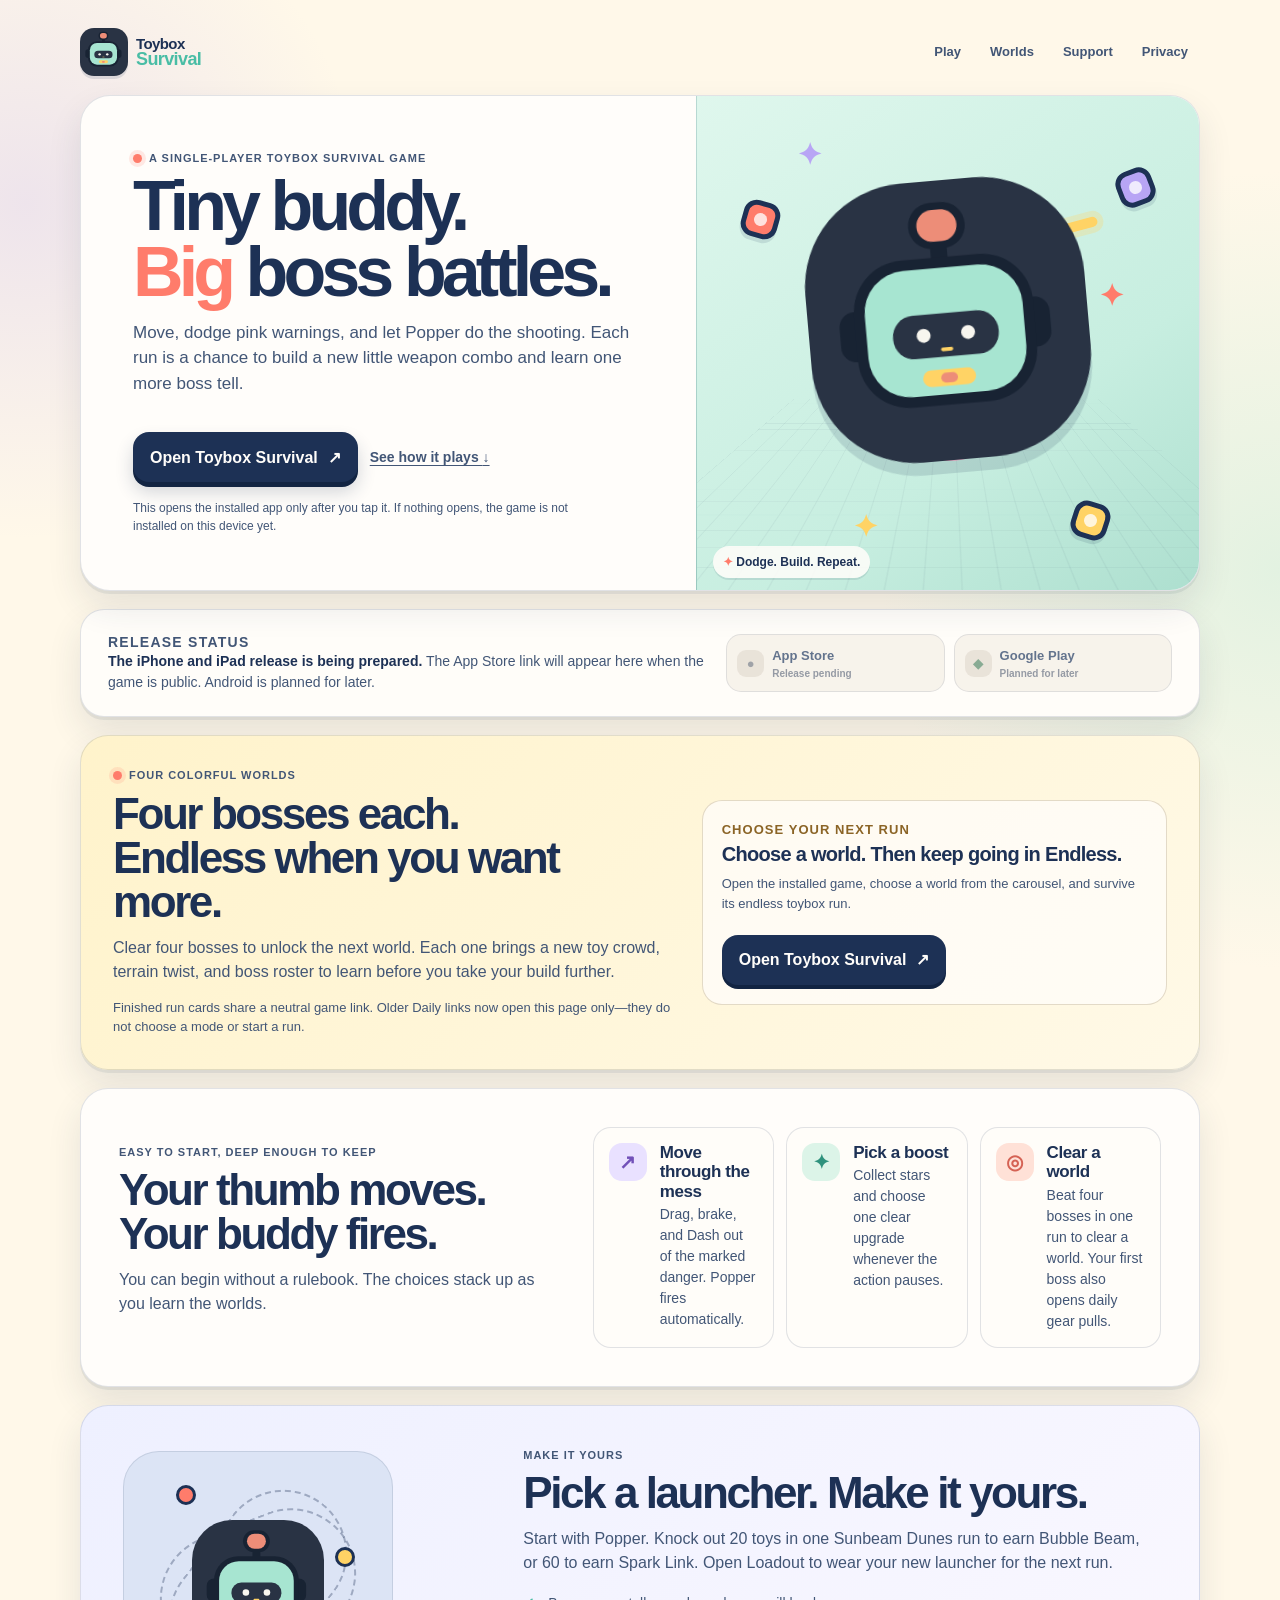
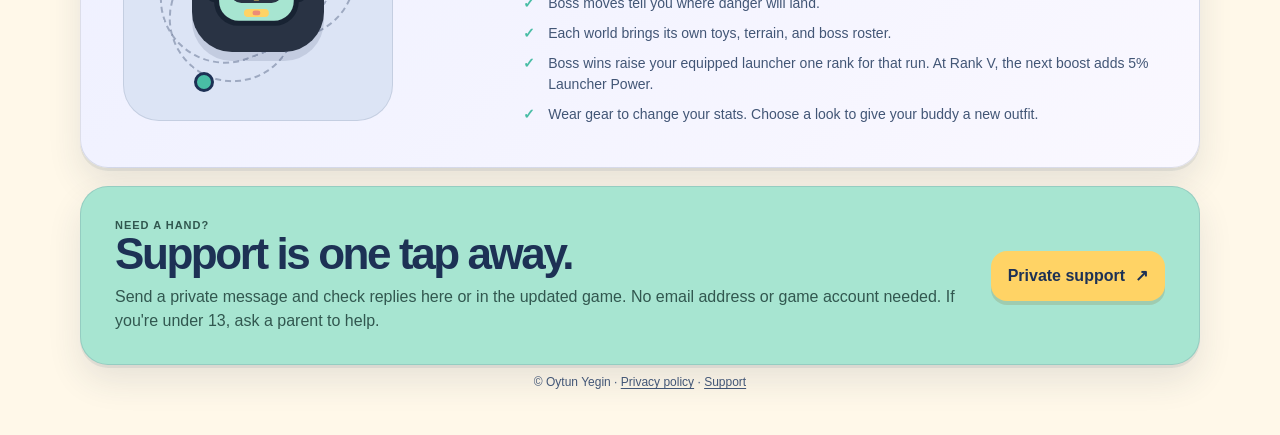
<file: index.html>
<!doctype html>
<html lang="en">
<head>
  <meta charset="utf-8">
  <meta name="viewport" content="width=device-width, initial-scale=1">
  <meta name="theme-color" content="#F8EAD1">
  <meta name="description" content="Toybox Survival is a single-player toybox survival game: move, dodge, build your weapons, and learn four worlds of bosses.">
  <meta property="og:title" content="Toybox Survival — Tiny buddy. Big boss battles.">
  <meta property="og:description" content="Move, dodge, build a toy turret, and take on readable bosses in four colorful worlds.">
  <meta property="og:type" content="website">
  <meta property="og:url" content="https://e7mars.github.io/toybox-turret-support/">
  <link rel="canonical" href="https://e7mars.github.io/toybox-turret-support/">
  <link rel="icon" href="robot-icon.svg" type="image/svg+xml">
  <link rel="stylesheet" href="landing.css">
  <script defer src="landing.js"></script>
  <title>Toybox Survival — Tiny buddy. Big boss battles.</title>
</head>
<body>
  <a class="skip-link" href="#main">Skip to the game</a>
  <div class="site-shell">
    <header class="site-header">
      <a class="brand" href="./" aria-label="Toybox Survival home">
        <img src="robot-icon.svg" width="44" height="44" alt="">
        <span>Toybox<br><b>Survival</b></span>
      </a>
      <nav aria-label="Page navigation">
        <a href="#play">Play</a>
        <a href="#worlds">Worlds</a>
        <a href="#support">Support</a>
        <a href="privacy.html">Privacy</a>
      </nav>
    </header>

    <main id="main">
      <section class="hero" id="play" aria-labelledby="hero-title">
        <div class="hero-copy">
          <p class="eyebrow"><span></span> A single-player toybox survival game</p>
          <h1 id="hero-title">Tiny buddy.<br><em>Big</em> boss battles.</h1>
          <p class="lede">Move, dodge pink warnings, and let Popper do the shooting. Each run is a chance to build a new little weapon combo and learn one more boss tell.</p>
          <div class="hero-actions">
            <a class="button button-primary" id="open-game" data-explicit-launch href="toybox-turret://">
              Open Toybox Survival <span aria-hidden="true">↗</span>
            </a>
            <a class="text-action" href="#how-it-works">See how it plays <span aria-hidden="true">↓</span></a>
          </div>
          <p class="tap-note">This opens the installed app only after you tap it. If nothing opens, the game is not installed on this device yet.</p>
        </div>

        <div class="toy-scene" role="img" aria-label="Toybox Survival's mint robot is ready to dodge a pink warning circle and a group of colorful toy enemies.">
          <div class="scene-grid" aria-hidden="true"></div>
          <span class="scene-spark spark-one" aria-hidden="true">✦</span>
          <span class="scene-spark spark-two" aria-hidden="true">✦</span>
          <span class="scene-spark spark-three" aria-hidden="true">✦</span>
          <span class="toy toy-coral" aria-hidden="true"></span>
          <span class="toy toy-lavender" aria-hidden="true"></span>
          <span class="toy toy-yellow" aria-hidden="true"></span>
          <span class="projectile" aria-hidden="true"></span>
          <span class="warning-ring" aria-hidden="true"></span>
          <img class="hero-robot" src="robot-icon.svg" width="240" height="240" alt="">
          <p class="scene-label"><span aria-hidden="true">✦</span> Dodge. Build. Repeat.</p>
        </div>
      </section>

      <section class="release-card" aria-label="Release availability">
        <div>
          <p class="eyebrow">Release status</p>
          <p><strong>The iPhone and iPad release is being prepared.</strong> The App Store link will appear here when the game is public. Android is planned for later.</p>
        </div>
        <div class="store-row" aria-label="Store availability">
          <a class="store-button is-disabled" data-store-link="ios" aria-disabled="true" tabindex="-1">
            <span class="store-mark" aria-hidden="true">●</span><span>App Store<small>Release pending</small></span>
          </a>
          <a class="store-button is-disabled" data-store-link="android" aria-disabled="true" tabindex="-1">
            <span class="store-mark store-mark-android" aria-hidden="true">◆</span><span>Google Play<small>Planned for later</small></span>
          </a>
        </div>
      </section>

      <section class="campaign-section" id="worlds" aria-labelledby="worlds-title">
        <div class="campaign-copy">
          <p class="eyebrow"><span></span> Four colorful worlds</p>
          <h2 id="worlds-title">Four bosses each. Endless when you want more.</h2>
          <p>Clear four bosses to unlock the next world. Each one brings a new toy crowd, terrain twist, and boss roster to learn before you take your build further.</p>
          <p class="campaign-format">Finished run cards share a neutral game link. Older Daily links now open this page only—they do not choose a mode or start a run.</p>
        </div>
        <aside class="campaign-panel" aria-label="Choose a run in the installed game">
          <p class="campaign-panel-kicker">Choose your next run</p>
          <strong>Choose a world. Then keep going in Endless.</strong>
          <p>Open the installed game, choose a world from the carousel, and survive its endless toybox run.</p>
          <div class="campaign-actions">
            <a class="button button-dark" data-explicit-launch href="toybox-turret://">Open Toybox Survival <span aria-hidden="true">↗</span></a>
          </div>
        </aside>
      </section>

      <section class="how-section" id="how-it-works" aria-labelledby="how-title">
        <div class="section-heading">
          <p class="eyebrow">Easy to start, deep enough to keep</p>
          <h2 id="how-title">Your thumb moves. Your buddy fires.</h2>
          <p>You can begin without a rulebook. The choices stack up as you learn the worlds.</p>
        </div>
        <ol class="steps">
          <li>
            <span class="step-icon step-move" aria-hidden="true">↗</span>
            <div><h3>Move through the mess</h3><p>Drag, brake, and Dash out of the marked danger. Popper fires automatically.</p></div>
          </li>
          <li>
            <span class="step-icon step-stars" aria-hidden="true">✦</span>
            <div><h3>Pick a boost</h3><p>Collect stars and choose one clear upgrade whenever the action pauses.</p></div>
          </li>
          <li>
            <span class="step-icon step-boss" aria-hidden="true">◎</span>
            <div><h3>Clear a world</h3><p>Beat four bosses in one run to clear a world. Your first boss also opens daily gear pulls.</p></div>
          </li>
        </ol>
      </section>

      <section class="build-section" aria-labelledby="build-title">
        <div class="build-art" aria-hidden="true">
          <div class="build-orbit orbit-one"></div>
          <div class="build-orbit orbit-two"></div>
          <span class="build-dot dot-one"></span><span class="build-dot dot-two"></span><span class="build-dot dot-three"></span>
          <img src="robot-icon.svg" width="154" height="154" alt="">
        </div>
        <div>
          <p class="eyebrow">Make it yours</p>
          <h2 id="build-title">Pick a launcher. Make it yours.</h2>
          <p>Start with Popper. Knock out 20 toys in one Sunbeam Dunes run to earn Bubble Beam, or 60 to earn Spark Link. Open Loadout to wear your new launcher for the next run.</p>
          <ul class="check-list">
            <li>Boss moves tell you where danger will land.</li>
            <li>Each world brings its own toys, terrain, and boss roster.</li>
            <li>Boss wins raise your equipped launcher one rank for that run. At Rank V, the next boost adds 5% Launcher Power.</li>
            <li>Wear gear to change your stats. Choose a look to give your buddy a new outfit.</li>
          </ul>
        </div>
      </section>

      <section class="support-panel" id="support" aria-labelledby="support-title">
        <div>
          <p class="eyebrow">Need a hand?</p>
          <h2 id="support-title">Support is one tap away.</h2>
          <p>Send a private message and check replies here or in the updated game. No email address or game account needed. If you're under 13, ask a parent to help.</p>
        </div>
        <a class="button button-secondary" href="contact.html">Private support <span aria-hidden="true">↗</span></a>
      </section>
    </main>

    <footer>
      <p>© Oytun Yegin · <a href="privacy.html">Privacy policy</a> · <a href="#support">Support</a></p>
    </footer>
  </div>
  <noscript><p class="noscript-note">The installed-app button still works without JavaScript.</p></noscript>
</body>
</html>
</file>
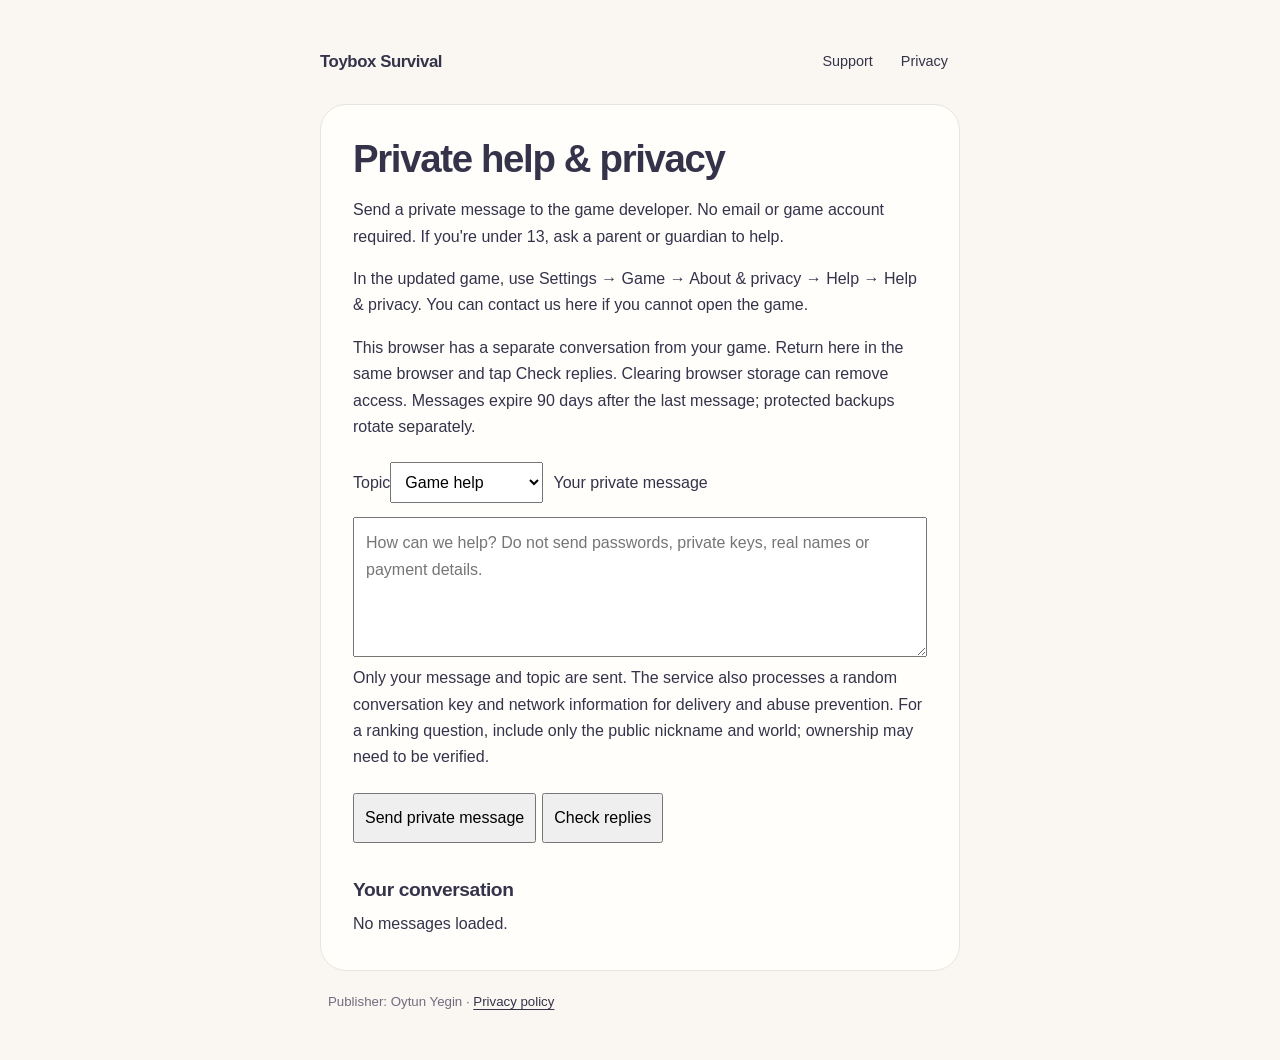
<file: contact.html>
<!doctype html>
<html lang="en"><head><meta charset="utf-8"><meta name="viewport" content="width=device-width,initial-scale=1"><meta name="robots" content="noindex,nofollow"><title>Toybox Survival — Private support</title><link rel="stylesheet" href="styles.css"><script defer src="contact.js"></script><style>label,textarea,select,button{font:inherit}textarea{display:block;width:100%;box-sizing:border-box;min-height:140px;padding:12px;margin:8px 0}button,select{padding:10px;margin:6px 6px 6px 0}#conversation{white-space:pre-wrap;overflow-wrap:anywhere}#status{font-weight:600}</style></head>
<body><div class="page"><header><span class="brand">Toybox Survival</span><nav><a href="index.html">Support</a><a href="privacy.html">Privacy</a></nav></header><main>
<h1>Private help &amp; privacy</h1><p>Send a private message to the game developer. No email or game account required. If you're under 13, ask a parent or guardian to help.</p>
<p>In the updated game, use Settings → Game → About &amp; privacy → Help → Help &amp; privacy. You can contact us here if you cannot open the game.</p>
<p>This browser has a separate conversation from your game. Return here in the same browser and tap Check replies. Clearing browser storage can remove access. Messages expire 90 days after the last message; protected backups rotate separately.</p>
<form id="support-form"><label for="topic">Topic</label><select id="topic"><option value="help">Game help</option><option value="privacy">Privacy request</option></select>
<label for="message">Your private message</label><textarea id="message" maxlength="400" required placeholder="How can we help? Do not send passwords, private keys, real names or payment details."></textarea>
<p>Only your message and topic are sent. The service also processes a random conversation key and network information for delivery and abuse prevention. For a ranking question, include only the public nickname and world; ownership may need to be verified.</p>
<button id="send" type="submit">Send private message</button><button id="refresh" type="button">Check replies</button></form>
<p id="status" role="status" aria-live="polite"></p><section aria-label="Private conversation"><h2>Your conversation</h2><div id="conversation">No messages loaded.</div></section>
<noscript>Private messaging needs JavaScript. No message is sent when JavaScript is disabled.</noscript>
</main><footer><p>Publisher: Oytun Yegin · <a href="privacy.html">Privacy policy</a></p></footer></div></body></html>
</file>
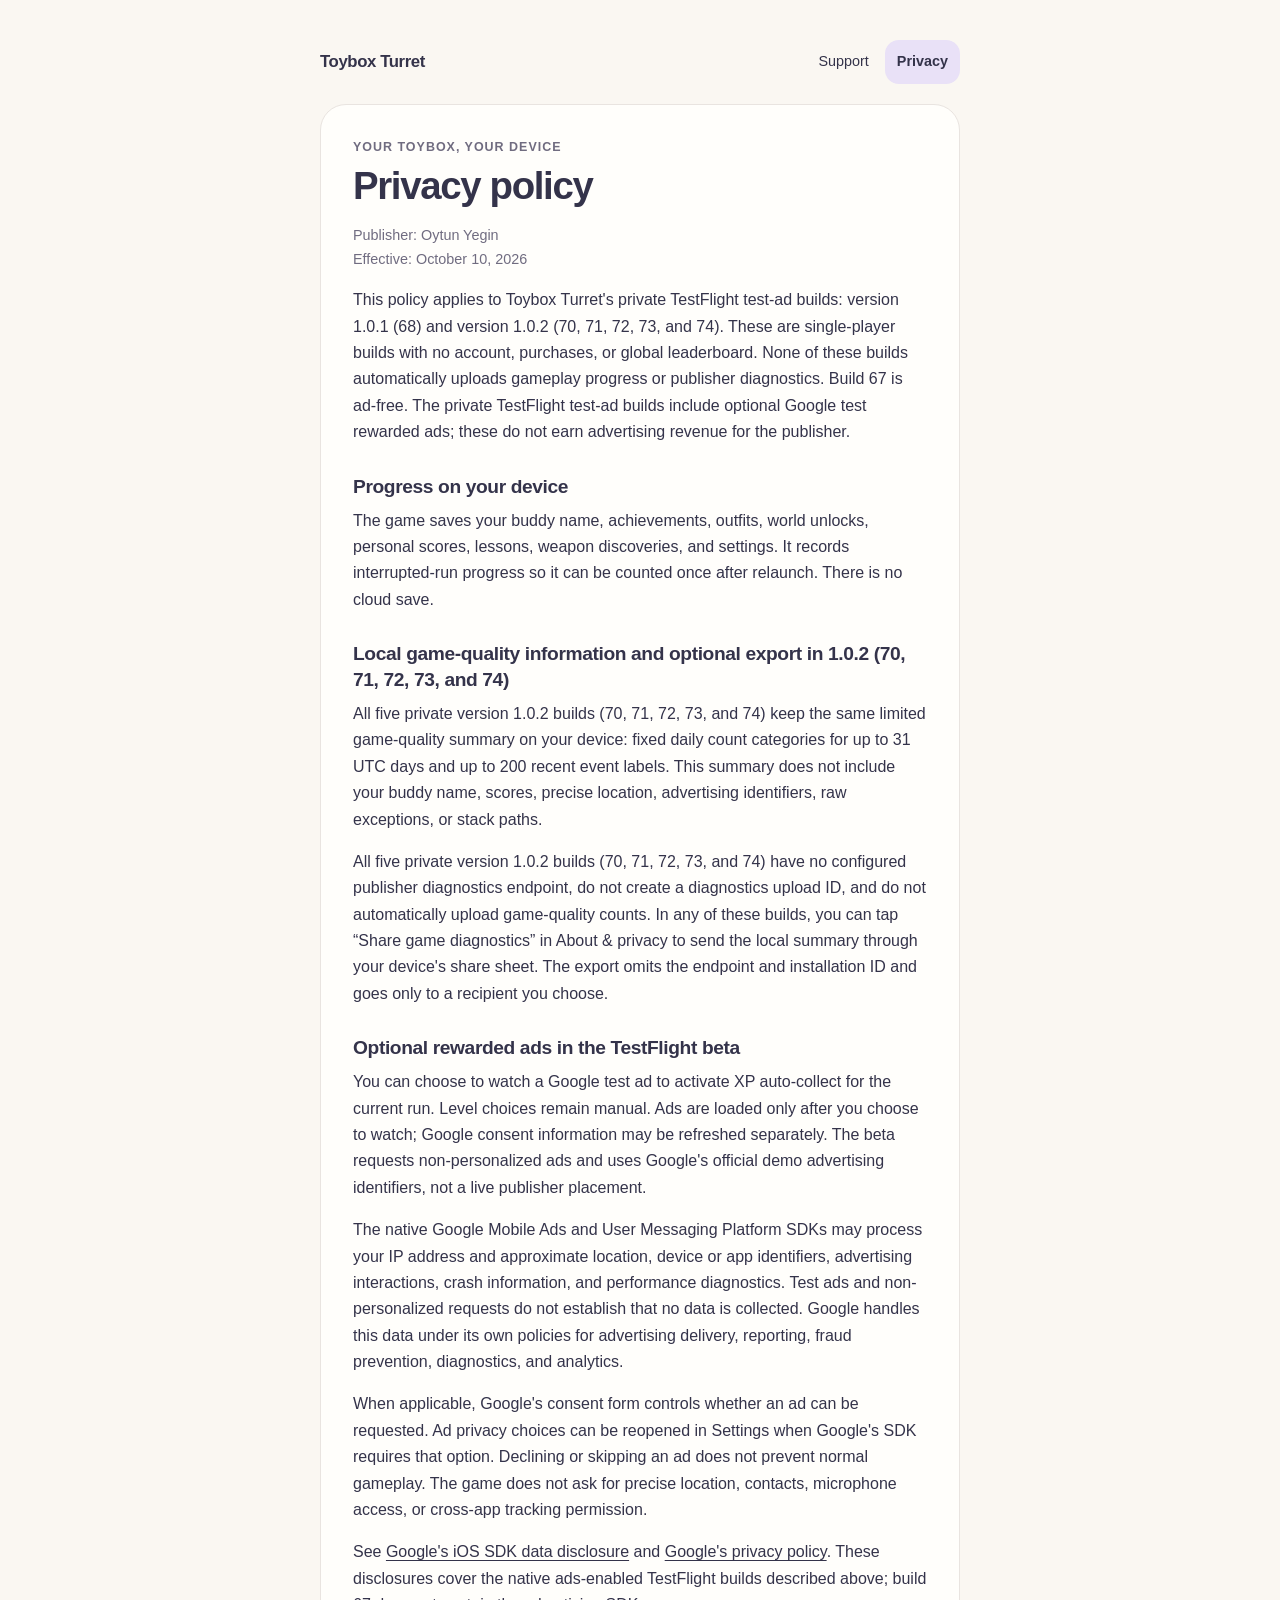
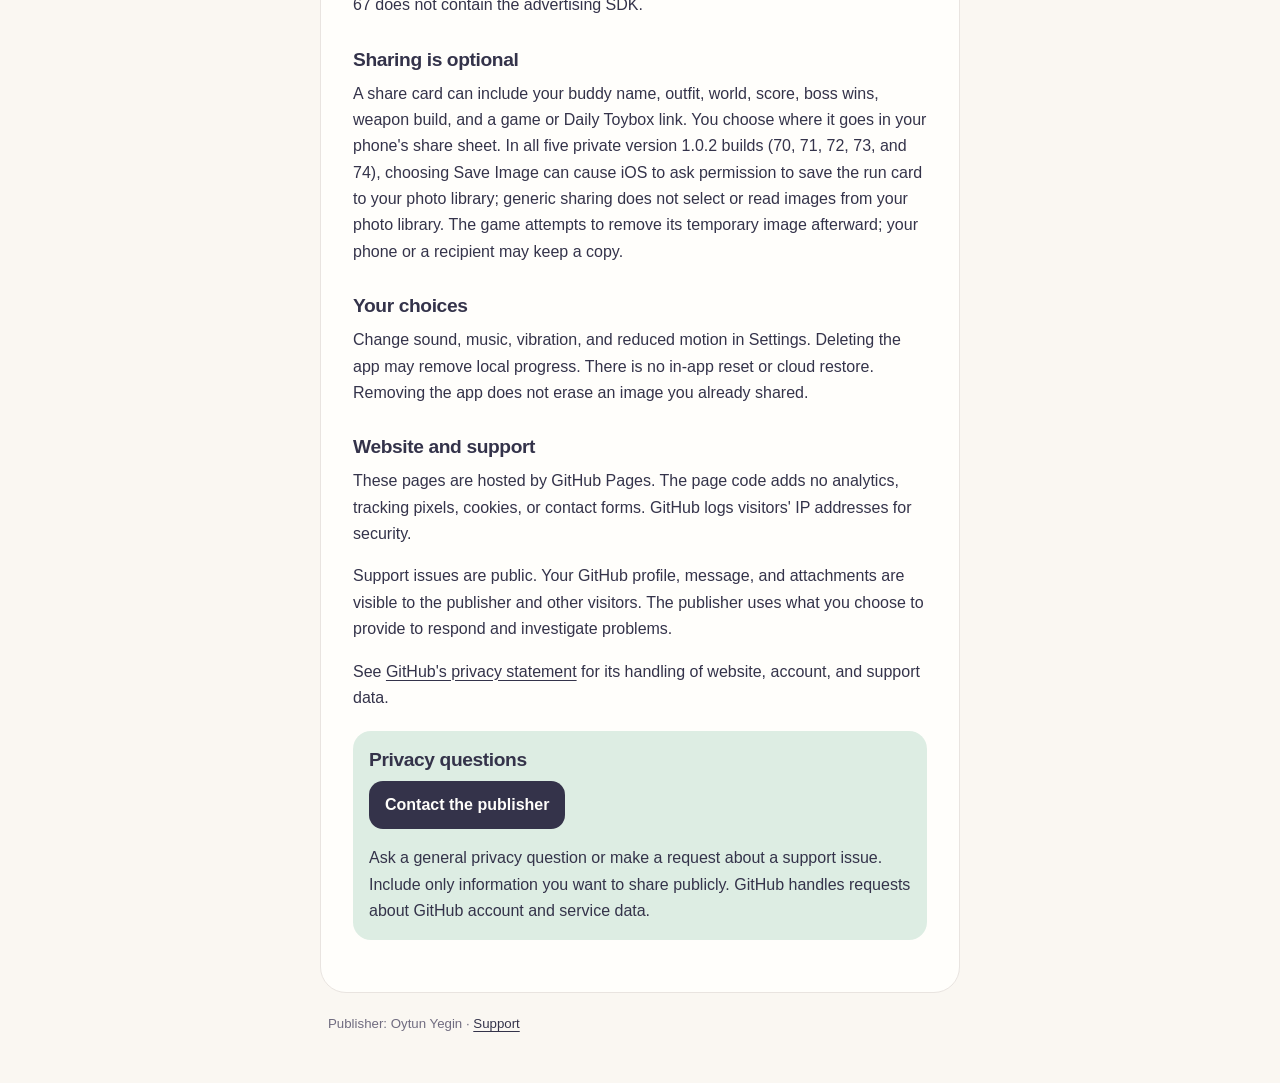
<file: privacy-legacy-testflight.html>
<!doctype html>
<html lang="en">
<head>
  <meta charset="utf-8">
  <meta name="viewport" content="width=device-width, initial-scale=1">
  <meta name="robots" content="noindex, nofollow">
  <meta name="theme-color" content="#FAF7F2">
  <meta name="description" content="Privacy policy for Toybox Turret releases and private TestFlight betas.">
  <title>Toybox Turret — Privacy</title>
  <link rel="stylesheet" href="styles.css">
</head>
<body>
  <div class="page">
    <header>
      <span class="brand">Toybox Turret</span>
      <nav aria-label="Support pages">
        <a href="index.html">Support</a>
        <a href="privacy.html" aria-current="page">Privacy</a>
      </nav>
    </header>
    <main>
      <p class="eyebrow">Your toybox, your device</p>
      <h1>Privacy policy</h1>
      <p class="meta">Publisher: Oytun Yegin<br>Effective: <time datetime="2026-10-10">October 10, 2026</time></p>
      <p>This policy applies to Toybox Turret's private TestFlight test-ad builds: version 1.0.1 (68) and version 1.0.2 (70, 71, 72, 73, and 74). These are single-player builds with no account, purchases, or global leaderboard. None of these builds automatically uploads gameplay progress or publisher diagnostics. Build 67 is ad-free. The private TestFlight test-ad builds include optional Google test rewarded ads; these do not earn advertising revenue for the publisher.</p>
      <section aria-labelledby="local-title">
        <h2 id="local-title">Progress on your device</h2>
        <p>The game saves your buddy name, achievements, outfits, world unlocks, personal scores, lessons, weapon discoveries, and settings. It records interrupted-run progress so it can be counted once after relaunch. There is no cloud save.</p>
      </section>
      <section aria-labelledby="diagnostics-title">
        <h2 id="diagnostics-title">Local game-quality information and optional export in 1.0.2 (70, 71, 72, 73, and 74)</h2>
        <p>All five private version 1.0.2 builds (70, 71, 72, 73, and 74) keep the same limited game-quality summary on your device: fixed daily count categories for up to 31 UTC days and up to 200 recent event labels. This summary does not include your buddy name, scores, precise location, advertising identifiers, raw exceptions, or stack paths.</p>
        <p>All five private version 1.0.2 builds (70, 71, 72, 73, and 74) have no configured publisher diagnostics endpoint, do not create a diagnostics upload ID, and do not automatically upload game-quality counts. In any of these builds, you can tap “Share game diagnostics” in About &amp; privacy to send the local summary through your device's share sheet. The export omits the endpoint and installation ID and goes only to a recipient you choose.</p>
      </section>
      <section aria-labelledby="ads-title">
        <h2 id="ads-title">Optional rewarded ads in the TestFlight beta</h2>
        <p>You can choose to watch a Google test ad to activate XP auto-collect for the current run. Level choices remain manual. Ads are loaded only after you choose to watch; Google consent information may be refreshed separately. The beta requests non-personalized ads and uses Google's official demo advertising identifiers, not a live publisher placement.</p>
        <p>The native Google Mobile Ads and User Messaging Platform SDKs may process your IP address and approximate location, device or app identifiers, advertising interactions, crash information, and performance diagnostics. Test ads and non-personalized requests do not establish that no data is collected. Google handles this data under its own policies for advertising delivery, reporting, fraud prevention, diagnostics, and analytics.</p>
        <p>When applicable, Google's consent form controls whether an ad can be requested. Ad privacy choices can be reopened in Settings when Google's SDK requires that option. Declining or skipping an ad does not prevent normal gameplay. The game does not ask for precise location, contacts, microphone access, or cross-app tracking permission.</p>
        <p>See <a href="https://developers.google.com/admob/ios/privacy/data-disclosure">Google's iOS SDK data disclosure</a> and <a href="https://policies.google.com/privacy">Google's privacy policy</a>. These disclosures cover the native ads-enabled TestFlight builds described above; build 67 does not contain the advertising SDK.</p>
      </section>
      <section aria-labelledby="share-title">
        <h2 id="share-title">Sharing is optional</h2>
        <p>A share card can include your buddy name, outfit, world, score, boss wins, weapon build, and a game or Daily Toybox link. You choose where it goes in your phone's share sheet. In all five private version 1.0.2 builds (70, 71, 72, 73, and 74), choosing Save Image can cause iOS to ask permission to save the run card to your photo library; generic sharing does not select or read images from your photo library. The game attempts to remove its temporary image afterward; your phone or a recipient may keep a copy.</p>
      </section>
      <section aria-labelledby="delete-title">
        <h2 id="delete-title">Your choices</h2>
        <p>Change sound, music, vibration, and reduced motion in Settings. Deleting the app may remove local progress. There is no in-app reset or cloud restore. Removing the app does not erase an image you already shared.</p>
      </section>
      <section aria-labelledby="website-title">
        <h2 id="website-title">Website and support</h2>
        <p>These pages are hosted by GitHub Pages. The page code adds no analytics, tracking pixels, cookies, or contact forms. GitHub logs visitors' IP addresses for security.</p>
        <p>Support issues are public. Your GitHub profile, message, and attachments are visible to the publisher and other visitors. The publisher uses what you choose to provide to respond and investigate problems.</p>
        <p>See <a href="https://docs.github.com/en/site-policy/privacy-policies/github-general-privacy-statement">GitHub's privacy statement</a> for its handling of website, account, and support data.</p>
      </section>
      <section class="contact" aria-labelledby="privacy-contact-title">
        <h2 id="privacy-contact-title">Privacy questions</h2>
        <p><a class="contact-link" href="https://github.com/e7mars/toybox-turret-support/issues/new">Contact the publisher</a></p>
        <p>Ask a general privacy question or make a request about a support issue. Include only information you want to share publicly. GitHub handles requests about GitHub account and service data.</p>
      </section>
    </main>
    <footer><p>Publisher: Oytun Yegin · <a href="index.html">Support</a></p></footer>
  </div>
</body>
</html>
</file>
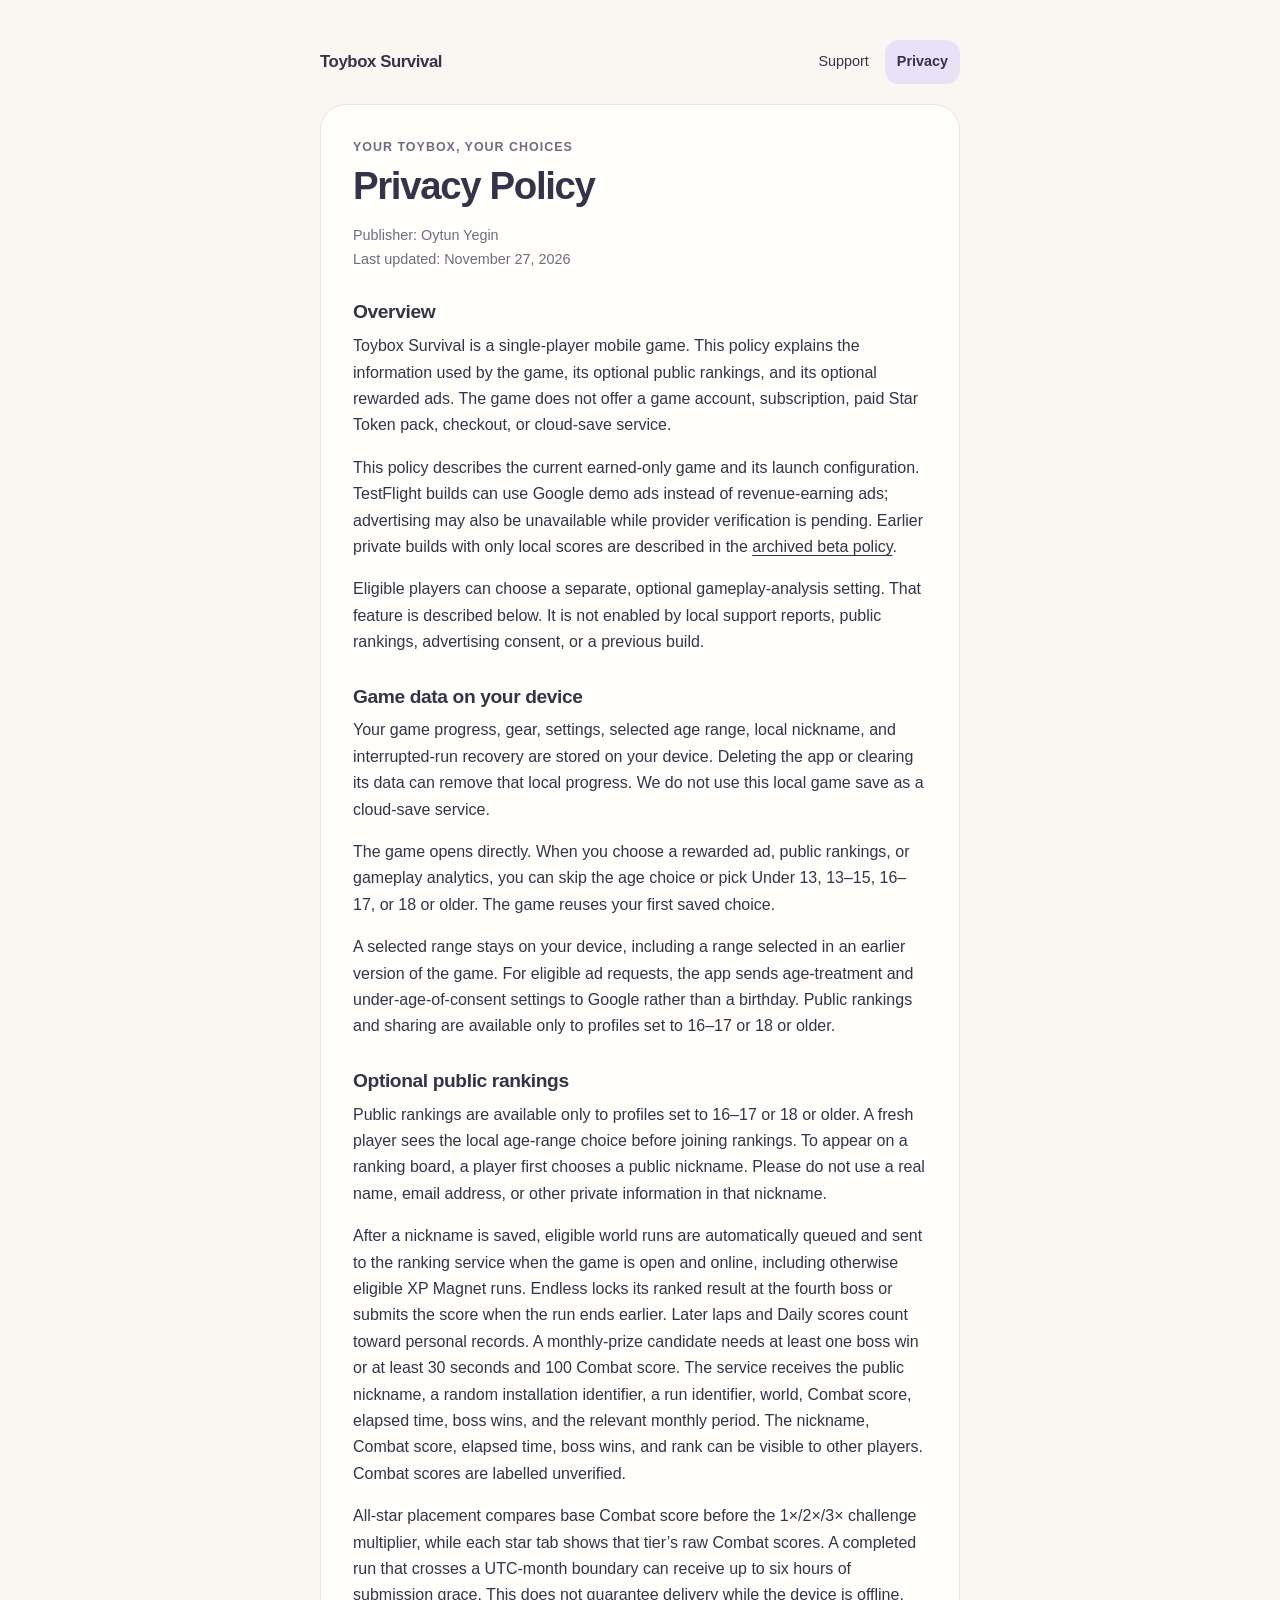
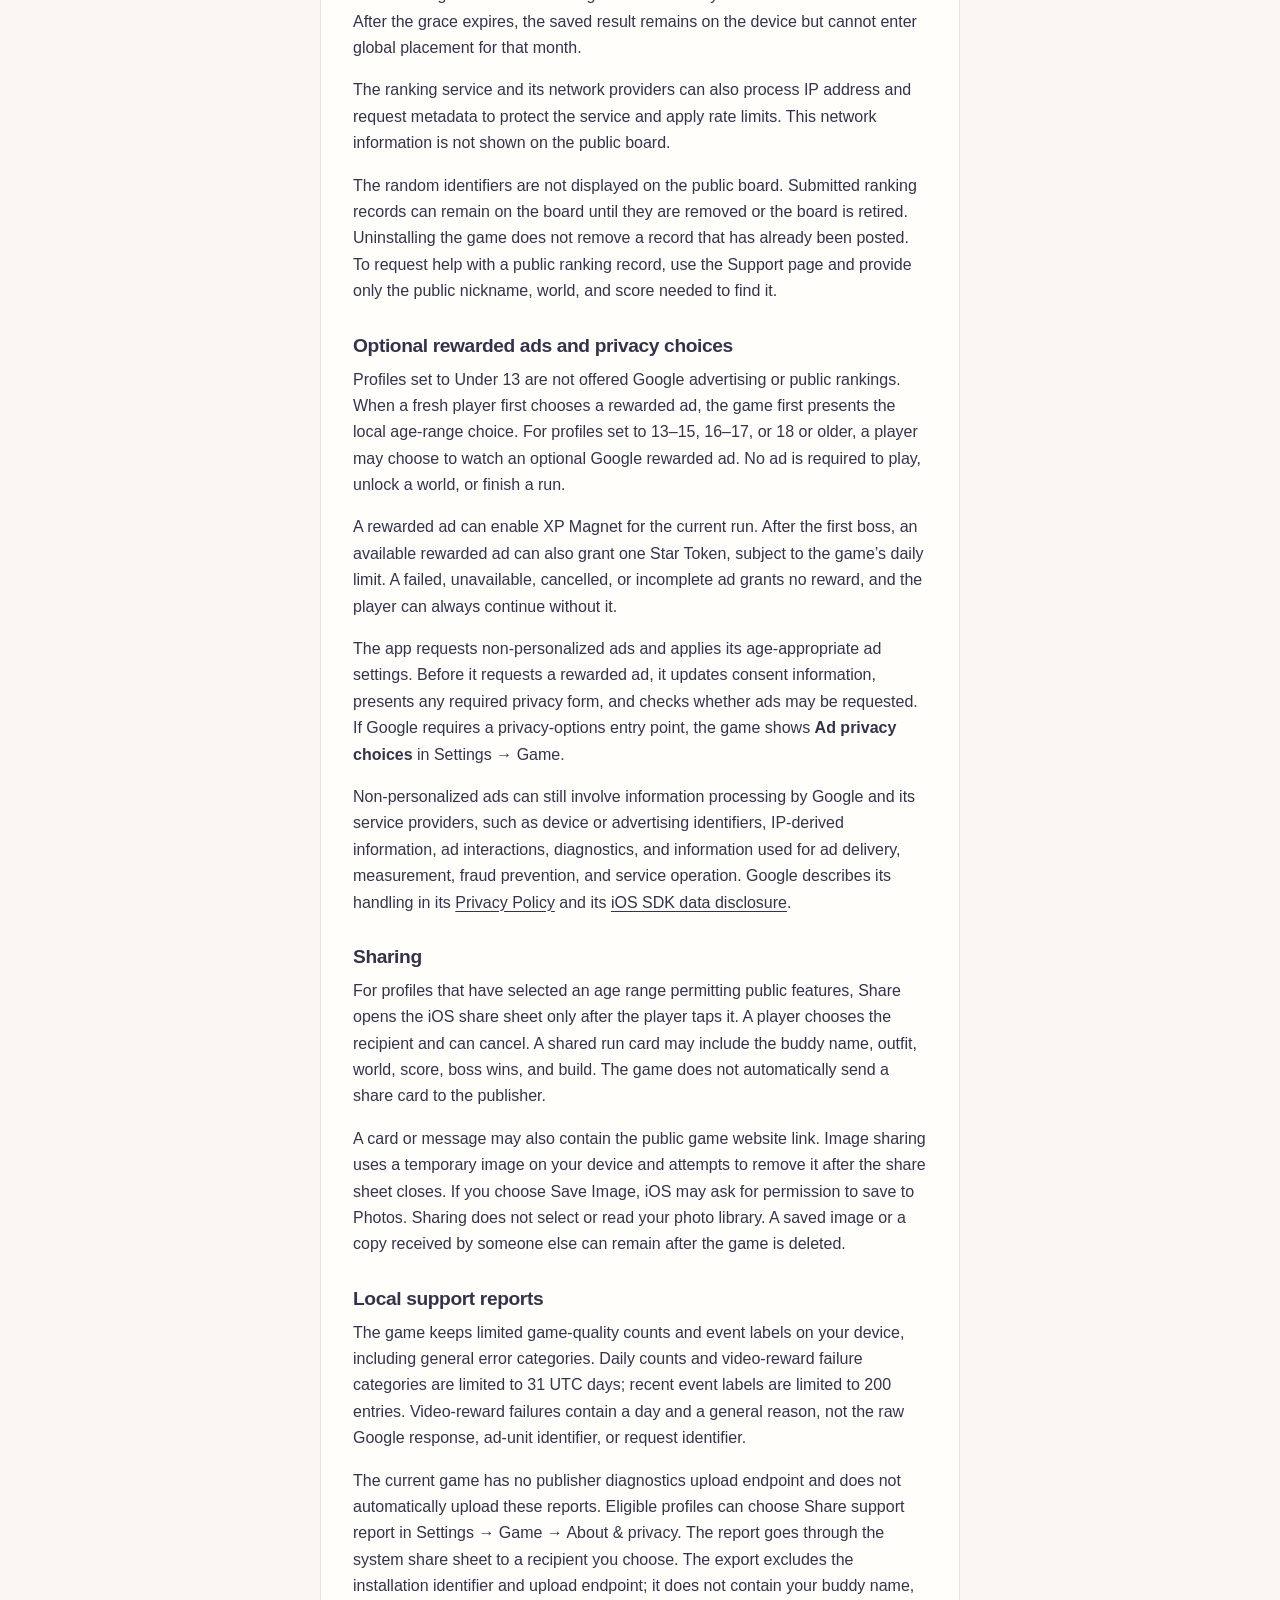
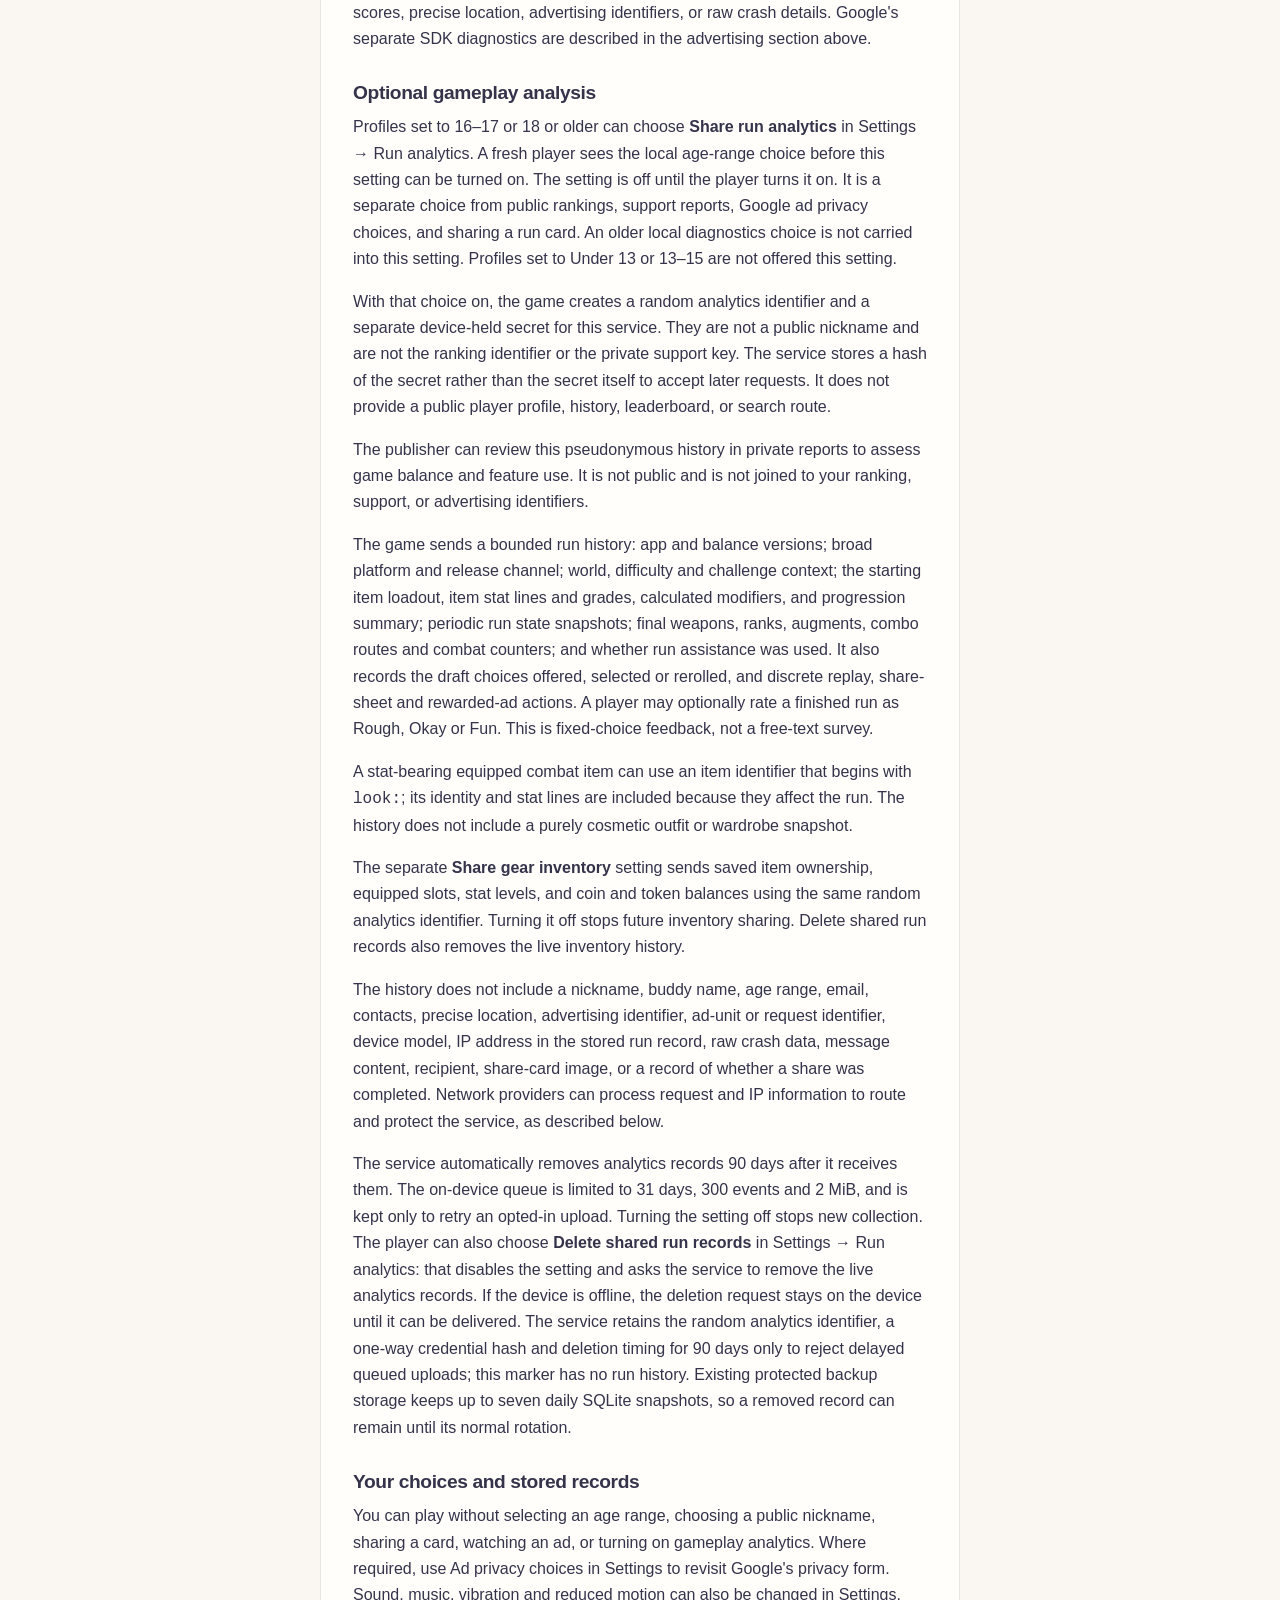
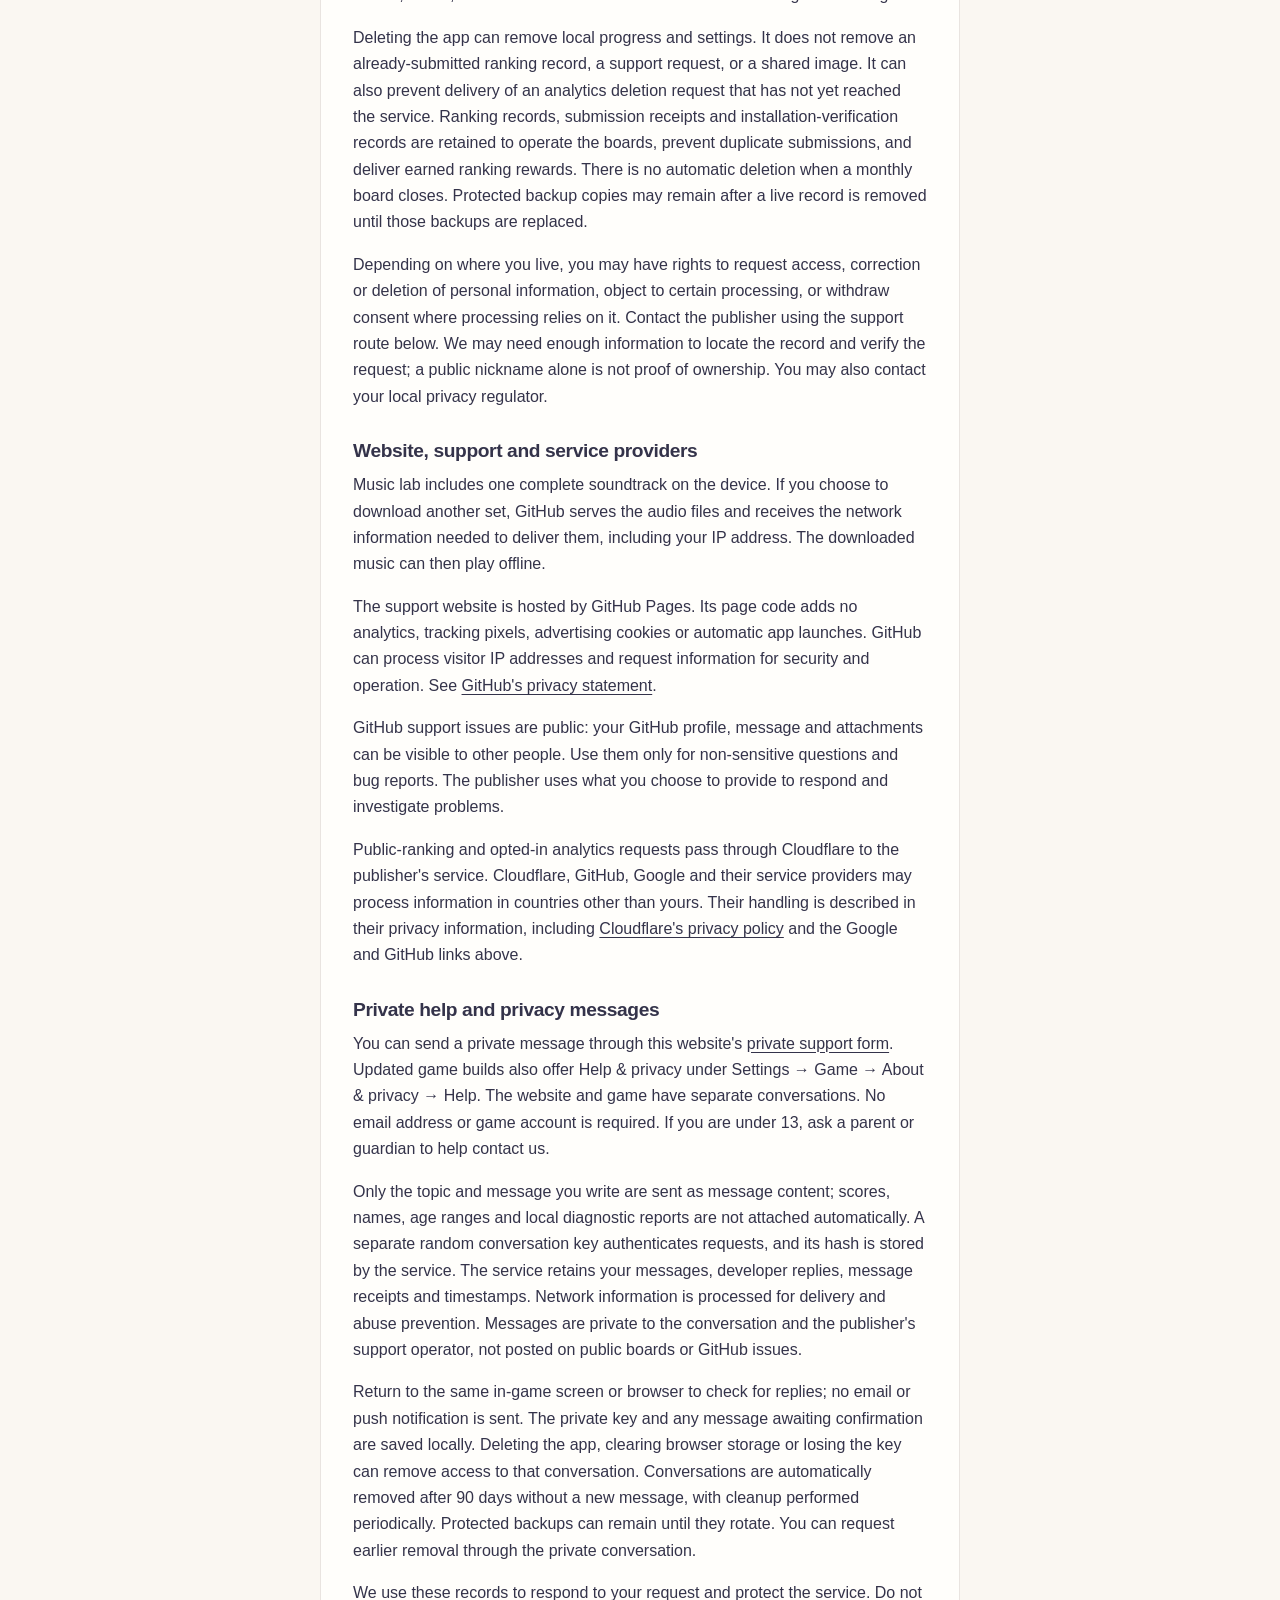
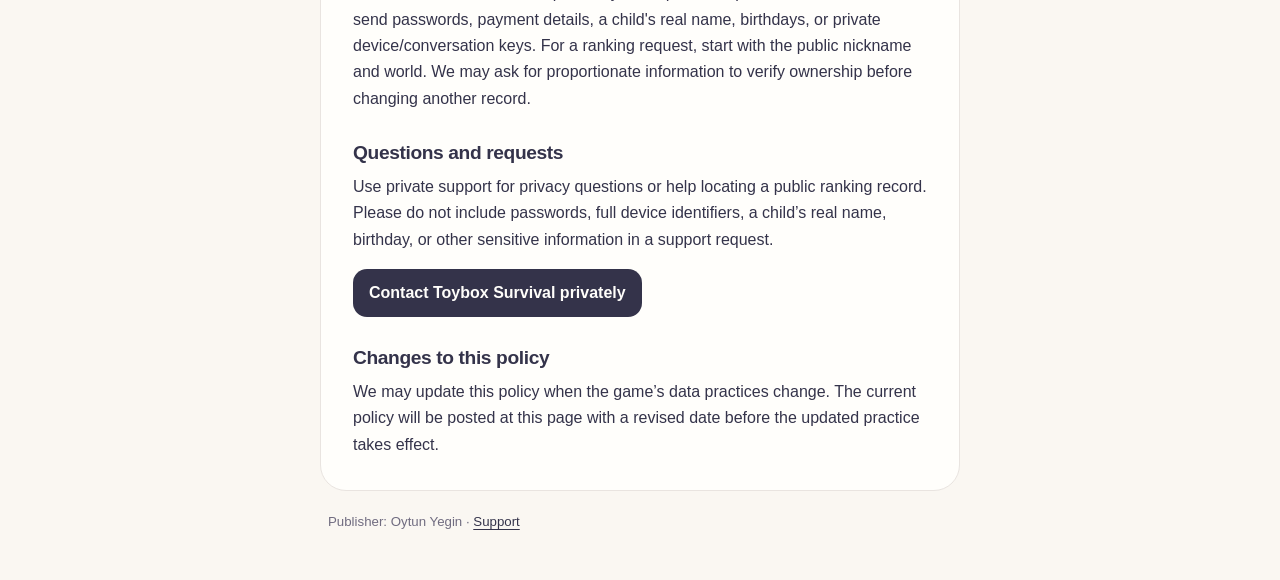
<file: privacy.html>
<!doctype html>
<html lang="en">
  <head>
    <meta charset="utf-8" />
    <meta name="viewport" content="width=device-width, initial-scale=1" />
    <meta name="theme-color" content="#FAF7F2" />
    <meta name="description" content="Privacy policy for Toybox Survival." />
    <title>Toybox Survival — Privacy</title>
    <link rel="stylesheet" href="styles.css" />
  </head>
  <body>
    <div class="page">
      <header>
        <span class="brand">Toybox Survival</span>
        <nav aria-label="Support pages">
          <a href="index.html">Support</a>
          <a href="privacy.html" aria-current="page">Privacy</a>
        </nav>
      </header>
      <main>
        <p class="eyebrow">Your toybox, your choices</p>
        <h1>Privacy Policy</h1>
        <p class="meta">
          Publisher: Oytun Yegin<br />Last updated:
          <time datetime="2026-11-27">November 27, 2026</time>
        </p>

        <section aria-labelledby="overview-title">
          <h2 id="overview-title">Overview</h2>
          <p>
            Toybox Survival is a single-player mobile game. This policy explains
            the information used by the game, its optional public rankings, and
            its optional rewarded ads. The game does not offer a game account,
            subscription, paid Star Token pack, checkout, or cloud-save service.
          </p>
          <p>
            This policy describes the current earned-only game and its launch
            configuration. TestFlight builds can use Google demo ads instead
            of revenue-earning ads; advertising may also be unavailable while
            provider verification is pending. Earlier private builds with only
            local scores are described in the
            <a href="privacy-legacy-testflight.html">archived beta policy</a>.
          </p>
          <p>
            Eligible players can choose a
            separate, optional gameplay-analysis setting. That feature is
            described below. It is not enabled by local support reports,
            public rankings, advertising consent, or a previous build.
          </p>
        </section>

        <section aria-labelledby="device-title">
          <h2 id="device-title">Game data on your device</h2>
          <p>
            Your game progress, gear, settings, selected age range, local
            nickname, and interrupted-run recovery are stored on your device.
            Deleting the app or clearing its data can remove that local
            progress. We do not use this local game save as a cloud-save
            service.
          </p>
          <p>
            The game opens directly. When you choose a rewarded ad, public
            rankings, or gameplay analytics, you can skip the age choice or pick
            Under 13, 13–15, 16–17, or 18 or older. The game reuses your first
            saved choice.
          </p>
          <p>
            A selected range stays on your device, including a range selected in
            an earlier version of the game. For eligible ad requests, the app
            sends age-treatment and under-age-of-consent settings to Google
            rather than a birthday. Public rankings and sharing are available
            only to profiles set to 16–17 or 18 or older.
          </p>
        </section>

        <section aria-labelledby="ranking-title">
          <h2 id="ranking-title">Optional public rankings</h2>
          <p>
            Public rankings are available only to profiles set to 16–17 or 18 or
            older. A fresh player sees the local age-range choice before joining
            rankings. To appear on a ranking board, a player first chooses a
            public nickname. Please do not use a real name, email address, or
            other private information in that nickname.
          </p>
          <p>
            After a nickname is saved, eligible world runs are automatically queued
            and sent to the ranking service when the game is open and online,
            including otherwise eligible XP Magnet runs. Endless locks its ranked
            result at the fourth boss or submits the score when the run ends earlier.
            Later laps and Daily scores count toward personal records. A monthly-prize
            candidate needs at least one boss win or at least 30 seconds and 100
            Combat score. The service receives the public nickname, a random
            installation identifier, a run identifier, world, Combat score,
            elapsed time, boss wins, and the relevant monthly period. The
            nickname, Combat score, elapsed time, boss wins, and rank can be
            visible to other players. Combat scores are labelled unverified.
          </p>
          <p>
            All-star placement compares base Combat score before the 1×/2×/3×
            challenge multiplier, while each star tab shows that tier’s raw
            Combat scores. A completed run that crosses a UTC-month boundary can
            receive up to six hours of submission grace. This does not guarantee
            delivery while the device is offline. After the grace expires, the
            saved result remains on the device but cannot enter global placement
            for that month.
          </p>
          <p>
            The ranking service and its network providers can also process IP
            address and request metadata to protect the service and apply rate
            limits. This network information is not shown on the public board.
          </p>
          <p>
            The random identifiers are not displayed on the public board.
            Submitted ranking records can remain on the board until they are
            removed or the board is retired. Uninstalling the game does not
            remove a record that has already been posted. To request help with a
            public ranking record, use the Support page and provide only the
            public nickname, world, and score needed to find it.
          </p>
        </section>

        <section aria-labelledby="ads-title">
          <h2 id="ads-title">Optional rewarded ads and privacy choices</h2>
          <p>
            Profiles set to Under 13 are not offered Google advertising or
            public rankings. When a fresh player first chooses a rewarded ad,
            the game first presents the local age-range choice. For profiles set
            to 13–15, 16–17, or 18 or older, a player may choose to watch an
            optional Google rewarded ad. No ad is required to play, unlock a
            world, or finish a run.
          </p>
          <p>
            A rewarded ad can enable XP Magnet for the current run. After the
            first boss, an available rewarded ad can also grant one Star Token,
            subject to the game’s daily limit. A failed, unavailable, cancelled,
            or incomplete ad grants no reward, and the player can always
            continue without it.
          </p>
          <p>
            The app requests non-personalized ads and applies its
            age-appropriate ad settings. Before it requests a rewarded ad, it
            updates consent information, presents any required privacy form, and
            checks whether ads may be requested. If Google requires a
            privacy-options entry point, the game shows
            <strong>Ad privacy choices</strong> in Settings → Game.
          </p>
          <p>
            Non-personalized ads can still involve information processing by
            Google and its service providers, such as device or advertising
            identifiers, IP-derived information, ad interactions, diagnostics,
            and information used for ad delivery, measurement, fraud prevention,
            and service operation. Google describes its handling in its
            <a href="https://policies.google.com/privacy">Privacy Policy</a> and
            its
            <a
              href="https://developers.google.com/admob/ios/privacy/data-disclosure"
              >iOS SDK data disclosure</a
            >.
          </p>
        </section>

        <section aria-labelledby="sharing-title">
          <h2 id="sharing-title">Sharing</h2>
          <p>
            For profiles that have selected an age range permitting public
            features, Share opens the iOS share sheet only after the player taps
            it. A player chooses the recipient and can cancel. A shared run card
            may include the buddy name, outfit, world, score, boss wins, and
            build. The game does not automatically send a share card to the
            publisher.
          </p>
          <p>
            A card or message may also contain the public game website link.
            Image sharing uses a temporary image on your device and attempts
            to remove it after the share sheet closes. If you choose Save
            Image, iOS may ask for permission to save to Photos. Sharing does
            not select or read your photo library. A saved image or a copy
            received by someone else can remain after the game is deleted.
          </p>
        </section>

        <section aria-labelledby="diagnostics-title">
          <h2 id="diagnostics-title">Local support reports</h2>
          <p>
            The game keeps limited game-quality counts and event labels on
            your device, including general error categories. Daily counts and
            video-reward failure categories are limited to 31 UTC days; recent
            event labels are limited to 200 entries. Video-reward failures
            contain a day and a general reason, not the raw Google response,
            ad-unit identifier, or request identifier.
          </p>
          <p>
            The current game has no publisher diagnostics upload endpoint and
            does not automatically upload these reports. Eligible profiles
            can choose Share support report in Settings → Game → About &amp;
            privacy. The report goes through the system share sheet to a
            recipient you choose. The export excludes the installation
            identifier and upload endpoint; it does not contain your buddy
            name, scores, precise location, advertising identifiers, or raw
            crash details. Google's separate SDK diagnostics are described
            in the advertising section above.
          </p>
        </section>

        <section aria-labelledby="analytics-title">
          <h2 id="analytics-title">Optional gameplay analysis</h2>
          <p>
            Profiles set to 16–17 or 18 or
            older can choose <strong>Share run analytics</strong> in
            Settings → Run analytics. A fresh player sees the local age-range
            choice before this setting can be turned on. The setting is off until
            the player turns it on. It is a separate choice from public rankings,
            support reports, Google ad privacy choices, and sharing a run card.
            An older local diagnostics choice is not carried into this setting.
            Profiles set to Under 13 or 13–15 are not offered this setting.
          </p>
          <p>
            With that choice on, the game creates a random analytics identifier
            and a separate device-held secret for this service. They are not a
            public nickname and are not the ranking identifier or the private
            support key. The service stores a hash of the secret rather than
            the secret itself to accept later requests. It does not provide a
            public player profile,
            history, leaderboard, or search route.
          </p>
          <p>
            The publisher can review this pseudonymous history in private
            reports to assess game balance and feature use. It is not public
            and is not joined to your ranking, support, or advertising
            identifiers.
          </p>
          <p>
            The game sends a bounded run history: app and balance versions;
            broad platform and release channel; world, difficulty and challenge
            context; the starting item loadout, item stat lines and grades,
            calculated modifiers, and progression summary; periodic run state
            snapshots; final weapons, ranks, augments, combo routes and combat
            counters; and whether run assistance was used. It also records the
            draft choices offered, selected or rerolled, and discrete replay,
            share-sheet and rewarded-ad actions. A player may optionally rate a
            finished run as Rough, Okay or Fun. This is fixed-choice feedback,
            not a free-text survey.
          </p>
          <p>
            A stat-bearing equipped combat item can use an item identifier that
            begins with <code>look:</code>; its identity and stat lines are
            included because they affect the run. The history does not include a
            purely cosmetic outfit or wardrobe snapshot.
          </p>
          <p>
            The separate <strong>Share gear inventory</strong> setting sends
            saved item ownership, equipped slots, stat levels, and coin and
            token balances using the same random analytics identifier.
            Turning it off stops future inventory sharing. Delete shared run
            records also removes the live inventory history.
          </p>
          <p>
            The history does not include a nickname, buddy name, age range,
            email, contacts, precise location, advertising identifier, ad-unit
            or request identifier, device model, IP address in the stored run
            record, raw crash data, message content, recipient, share-card
            image, or a record of whether a share was completed. Network
            providers can process request and IP information to route and
            protect the service, as described below.
          </p>
          <p>
            The service automatically removes analytics records 90 days after
            it receives them.
            The on-device queue is limited to 31 days, 300 events and 2 MiB,
            and is kept only to retry an opted-in upload. Turning the setting
            off stops new collection. The player
            can also choose <strong>Delete shared run records</strong> in
            Settings → Run analytics: that disables the setting and asks the service to remove the live analytics
            records. If the device is offline, the deletion request stays on the
            device until it can be delivered. The service retains the random
            analytics identifier, a one-way credential hash and deletion timing
            for 90 days only to reject delayed queued uploads; this marker has
            no run history. Existing protected backup storage keeps up to seven
            daily SQLite snapshots, so a removed record can remain until its
            normal rotation.
          </p>
        </section>

        <section aria-labelledby="choices-title">
          <h2 id="choices-title">Your choices and stored records</h2>
          <p>
            You can play without selecting an age range, choosing a public
            nickname, sharing a card, watching an ad, or turning on gameplay
            analytics. Where required, use Ad privacy choices in Settings to
            revisit Google's privacy form. Sound, music, vibration and reduced
            motion can also be changed in Settings.
          </p>
          <p>
            Deleting the app can remove local progress and settings. It does
            not remove an already-submitted ranking record, a support request,
            or a shared image. It can also prevent delivery of an analytics
            deletion request that has not yet reached the service. Ranking
            records, submission receipts and installation-verification records
            are retained to operate the boards, prevent duplicate submissions,
            and deliver earned ranking rewards. There is no automatic deletion
            when a monthly board closes. Protected backup copies may remain
            after a live record is removed until those backups are replaced.
          </p>
          <p>
            Depending on where you live, you may have rights to request access,
            correction or deletion of personal information, object to certain
            processing, or withdraw consent where processing relies on it.
            Contact the publisher using the support route below. We may need
            enough information to locate the record and verify the request;
            a public nickname alone is not proof of ownership. You may also
            contact your local privacy regulator.
          </p>
        </section>

        <section aria-labelledby="website-title">
          <h2 id="website-title">Website, support and service providers</h2>
          <p>
            Music lab includes one complete soundtrack on the device. If you choose
            to download another set, GitHub serves the audio files and receives
            the network information needed to deliver them, including your IP
            address. The downloaded music can then play offline.
          </p>
          <p>
            The support website is hosted by GitHub Pages. Its page code adds
            no analytics, tracking pixels, advertising cookies or automatic
            app launches. GitHub can process visitor IP addresses and request
            information for security and operation. See
            <a href="https://docs.github.com/en/site-policy/privacy-policies/github-general-privacy-statement">GitHub's privacy statement</a>.
          </p>
          <p>
            GitHub support issues are public: your GitHub profile, message and
            attachments can be visible to other people. Use them only for
            non-sensitive questions and bug reports. The publisher uses what
            you choose to provide to respond and investigate problems.
          </p>
          <p>
            Public-ranking and opted-in analytics requests pass through
            Cloudflare to the publisher's service. Cloudflare, GitHub, Google
            and their service providers may process information in countries
            other than yours. Their handling is described in their privacy information,
            including <a href="https://www.cloudflare.com/privacypolicy/">Cloudflare's privacy policy</a>
            and the Google and GitHub links above.
          </p>
        </section>

        <section aria-labelledby="private-support-title">
          <h2 id="private-support-title">Private help and privacy messages</h2>
          <p>
            You can send a private message through this website's
            <a href="contact.html">private support form</a>. Updated game
            builds also offer Help &amp; privacy under Settings → Game →
            About &amp; privacy → Help. The website and game have separate
            conversations. No email address or game account is required. If
            you are under 13, ask a parent or guardian to help contact us.
          </p>
          <p>
            Only the topic and message you write are sent as message content;
            scores, names, age ranges and local diagnostic reports are not
            attached automatically. A separate random conversation key
            authenticates requests, and its hash is stored by the service.
            The service retains your messages, developer replies, message
            receipts and timestamps. Network information is processed for
            delivery and abuse prevention. Messages are private to the
            conversation and the publisher's support operator, not posted on
            public boards or GitHub issues.
          </p>
          <p>
            Return to the same in-game screen or browser to check for replies;
            no email or push notification is sent. The private key and any
            message awaiting confirmation are saved locally. Deleting the app,
            clearing browser storage or losing the key can remove access to
            that conversation. Conversations are automatically removed after
            90 days without a new message, with cleanup performed periodically.
            Protected backups can remain until they rotate. You can request
            earlier removal through the private conversation.
          </p>
          <p>
            We use these records to respond to your request and protect the
            service. Do not send passwords, payment details, a child's real
            name, birthdays, or private device/conversation keys. For a ranking
            request, start with the public nickname and world. We may ask for
            proportionate information to verify ownership before changing
            another record.
          </p>
        </section>

        <section id="requests" aria-labelledby="requests-title">
          <h2 id="requests-title">Questions and requests</h2>
          <p>
            Use private support for privacy questions or help locating a public
            ranking record. Please do not include passwords, full device
            identifiers, a child’s real name, birthday, or other sensitive
            information in a support request.
          </p>
          <p>
            <a
              class="contact-link"
              href="contact.html"
              >Contact Toybox Survival privately</a
            >
          </p>
        </section>

        <section aria-labelledby="changes-title">
          <h2 id="changes-title">Changes to this policy</h2>
          <p>
            We may update this policy when the game’s data practices change. The
            current policy will be posted at this page with a revised date
            before the updated practice takes effect.
          </p>
        </section>
      </main>
      <footer>
        <p>Publisher: Oytun Yegin · <a href="index.html">Support</a></p>
      </footer>
    </div>
  </body>
</html>
</file>
<file: landing.css>
:root {
  color-scheme: light;
  --ink: #1d3155;
  --ink-soft: #425676;
  --paper: #fff8e9;
  --cream: #f8ead1;
  --white: #fffdfa;
  --mint: #a7e5d1;
  --mint-deep: #49bda5;
  --coral: #ff7c6b;
  --yellow: #ffd365;
  --lavender: #b8a5f5;
  --pink: #f4b3c7;
  --line: rgba(29, 49, 85, .13);
  --shadow: 0 16px 34px rgba(38, 58, 86, .11), 0 3px 0 rgba(29, 49, 85, .08);
}

* { box-sizing: border-box; }
html { scroll-behavior: smooth; -webkit-text-size-adjust: 100%; }
body {
  min-width: 320px;
  margin: 0;
  color: var(--ink);
  background:
    radial-gradient(circle at 2% 10%, rgba(184, 165, 245, .24), transparent 21rem),
    radial-gradient(circle at 100% 28%, rgba(167, 229, 209, .32), transparent 25rem),
    var(--paper);
  font-family: ui-rounded, "SF Pro Rounded", -apple-system, BlinkMacSystemFont, "Segoe UI", sans-serif;
  font-size: 16px;
  line-height: 1.5;
  overflow-wrap: anywhere;
}
button, a { font: inherit; }
a { color: inherit; text-underline-offset: .18em; }
a:focus-visible, button:focus-visible { outline: 3px solid var(--coral); outline-offset: 4px; }
.site-shell { width: min(100% - 32px, 1120px); margin: 0 auto; padding: 16px 0 36px; }
.skip-link { position: fixed; left: 16px; top: -60px; z-index: 5; padding: 10px 14px; border-radius: 12px; background: var(--ink); color: var(--white); text-decoration: none; }
.skip-link:focus { top: 12px; }

.site-header { display: flex; flex-wrap: wrap; align-items: center; justify-content: space-between; gap: 8px 12px; min-height: 54px; }
.brand { display: inline-flex; align-items: center; gap: 8px; text-decoration: none; font-size: 14px; font-weight: 800; line-height: .9; letter-spacing: -.04em; }
.brand img { width: 42px; height: 42px; border-radius: 14px; box-shadow: 0 3px 0 rgba(29, 49, 85, .12); }
.brand b { color: var(--mint-deep); font-size: 17px; }
nav { display: flex; width: 100%; align-items: center; justify-content: space-between; gap: 2px; padding-top: 7px; border-top: 1px solid rgba(29, 49, 85, .09); }
nav a { min-height: 40px; display: inline-flex; align-items: center; padding: 7px 9px; border-radius: 12px; color: var(--ink-soft); font-size: 12px; font-weight: 750; text-decoration: none; }
nav a:hover { background: rgba(255, 253, 250, .72); color: var(--ink); }

main { display: grid; gap: 18px; margin-top: 16px; }
.hero, .release-card, .campaign-section, .how-section, .build-section, .support-panel { border: 1px solid var(--line); box-shadow: var(--shadow); }
.hero { position: relative; display: grid; overflow: hidden; border-radius: 30px; background: var(--white); }
.hero-copy { position: relative; z-index: 1; padding: 30px 24px 22px; }
.eyebrow { display: flex; align-items: center; gap: 7px; margin: 0 0 9px; color: var(--ink-soft); font-size: 11px; font-weight: 850; letter-spacing: .09em; line-height: 1.3; text-transform: uppercase; }
.eyebrow span { width: 9px; height: 9px; border-radius: 999px; background: var(--coral); box-shadow: 0 0 0 4px rgba(255, 124, 107, .16); }
h1, h2, h3, p { margin-top: 0; }
h1 { max-width: 560px; margin-bottom: 14px; font-size: clamp(42px, 13vw, 70px); line-height: .94; letter-spacing: -.07em; }
h1 em { color: var(--coral); font-style: normal; }
h2 { margin-bottom: 12px; font-size: clamp(28px, 7vw, 44px); line-height: 1; letter-spacing: -.055em; }
h3 { margin: 0 0 3px; font-size: 17px; line-height: 1.15; letter-spacing: -.025em; }
p { margin-bottom: 14px; }
.lede { max-width: 525px; color: var(--ink-soft); font-size: 17px; line-height: 1.5; }
.hero-actions, .campaign-actions { display: flex; flex-wrap: wrap; align-items: center; gap: 12px; margin-top: 22px; }
.button { display: inline-flex; min-height: 50px; align-items: center; justify-content: center; gap: 10px; padding: 12px 17px; border: 0; border-radius: 16px; font-weight: 850; line-height: 1.1; text-align: center; text-decoration: none; transition: transform .16s ease, box-shadow .16s ease, background-color .16s ease; }
.button:hover { transform: translateY(-2px); }
.button-primary { background: var(--ink); color: var(--white); box-shadow: 0 5px 0 #122442, 0 10px 18px rgba(29, 49, 85, .2); }
.button-primary:hover { background: #263f6b; }
.button-dark { background: var(--ink); color: var(--white); box-shadow: 0 4px 0 #122442; }
.button-secondary { flex: 0 0 auto; color: var(--ink); background: var(--yellow); box-shadow: 0 4px 0 rgba(125, 89, 28, .18); }
.text-action { padding: 8px 0; color: var(--ink-soft); font-size: 14px; font-weight: 760; }
.tap-note { max-width: 470px; margin: 18px 0 0; color: var(--ink-soft); font-size: 12px; line-height: 1.45; }

.toy-scene { position: relative; min-height: 326px; overflow: hidden; border-top: 1px solid var(--line); background: linear-gradient(145deg, #dff7ed, #c7eee0 65%, #addfcf); isolation: isolate; }
.scene-grid { position: absolute; inset: 0; opacity: .54; background-image: linear-gradient(rgba(29, 49, 85, .10) 1px, transparent 1px), linear-gradient(90deg, rgba(29, 49, 85, .10) 1px, transparent 1px); background-size: 26px 26px; transform: perspective(400px) rotateX(51deg) scale(1.5); transform-origin: center bottom; }
.hero-robot { position: absolute; z-index: 2; width: 218px; height: 218px; left: calc(50% - 109px); top: 52px; border-radius: 37%; filter: drop-shadow(0 13px 0 rgba(29, 49, 85, .14)); transform: rotate(-5deg); }
.warning-ring { position: absolute; z-index: 1; width: 144px; height: 144px; left: calc(50% - 72px); top: 145px; border: 7px solid var(--pink); border-radius: 999px; box-shadow: inset 0 0 0 15px rgba(255, 253, 250, .26); }
.toy { position: absolute; z-index: 2; width: 37px; height: 37px; border: 5px solid var(--ink); border-radius: 13px; box-shadow: 0 4px 0 rgba(29, 49, 85, .12); }
.toy::after { content: ""; position: absolute; inset: 7px; border-radius: 7px; background: rgba(255,255,255,.78); }
.toy-coral { left: 9%; top: 105px; background: var(--coral); transform: rotate(16deg); }
.toy-lavender { right: 9%; top: 73px; background: var(--lavender); transform: rotate(-21deg); }
.toy-yellow { right: 18%; bottom: 51px; background: var(--yellow); transform: rotate(18deg); }
.projectile { position: absolute; z-index: 1; width: 104px; height: 10px; right: 20%; top: 133px; border-radius: 99px; background: var(--yellow); box-shadow: 0 0 0 6px rgba(255, 211, 101, .28); transform: rotate(-15deg); }
.scene-spark { position: absolute; z-index: 3; color: var(--lavender); font-size: 30px; font-weight: 900; }
.spark-one { left: 20%; top: 36px; }.spark-two { right: 15%; top: 177px; color: var(--coral); }.spark-three { left: 31%; bottom: 41px; color: var(--yellow); }
.scene-label { position: absolute; z-index: 3; left: 16px; bottom: 12px; margin: 0; padding: 7px 10px; border-radius: 99px; background: rgba(255, 253, 250, .86); color: var(--ink); font-size: 12px; font-weight: 850; box-shadow: 0 2px 0 rgba(29,49,85,.1); }.scene-label span { color: var(--coral); }

.release-card { display: grid; gap: 15px; padding: 20px; border-radius: 24px; background: #fffdf9; }.release-card p { margin-bottom: 0; color: var(--ink-soft); font-size: 14px; }.release-card strong { color: var(--ink); }.store-row { display: grid; grid-template-columns: 1fr 1fr; gap: 9px; }.store-button { display: flex; align-items: center; gap: 8px; min-height: 58px; padding: 10px; border: 1px solid var(--line); border-radius: 15px; background: #f6f1e9; color: var(--ink-soft); font-size: 13px; font-weight: 800; text-decoration: none; }.store-button small { display: block; margin-top: 1px; color: #7e8592; font-size: 10px; font-weight: 700; }.store-button.is-disabled { cursor: not-allowed; opacity: .82; }.store-mark { display: grid; width: 27px; height: 27px; place-items: center; border-radius: 9px; background: #e5ded3; color: #8b8f96; }.store-mark-android { color: #6f9a7e; }

.campaign-section { display: grid; gap: 20px; padding: 26px 22px; border-radius: 28px; background: linear-gradient(135deg, #fff3cb, #fff9e7); }.campaign-section h2 { max-width: 490px; }.campaign-section p { color: var(--ink-soft); }.campaign-format { margin-bottom: 0; font-size: 13px; }.campaign-panel { padding: 19px; border: 1px solid rgba(125, 89, 28, .21); border-radius: 20px; background: rgba(255, 253, 250, .76); }.campaign-panel-kicker { margin-bottom: 4px; color: #8b6426 !important; font-size: 11px; font-weight: 850; letter-spacing: .08em; text-transform: uppercase; }.campaign-panel strong { display: block; margin-bottom: 8px; color: var(--ink); font-size: 20px; letter-spacing: -.035em; line-height: 1.15; }.campaign-panel p { font-size: 13px; }

.how-section { padding: 30px 22px; border-radius: 28px; background: var(--white); }.section-heading { max-width: 590px; }.section-heading > p:last-child { color: var(--ink-soft); }.steps { display: grid; gap: 12px; margin: 24px 0 0; padding: 0; list-style: none; }.steps li { display: flex; align-items: flex-start; gap: 13px; padding: 15px; border: 1px solid var(--line); border-radius: 18px; background: #fffdf9; }.steps p { margin: 0; color: var(--ink-soft); font-size: 14px; }.step-icon { display: grid; flex: 0 0 auto; width: 38px; height: 38px; place-items: center; border-radius: 13px; font-size: 20px; font-weight: 900; }.step-move { background: #e9e1ff; color: #7251b9; }.step-stars { background: #dcf4e8; color: #2f927d; }.step-boss { background: #ffe1d7; color: #d56254; }

.build-section { display: grid; gap: 20px; padding: 26px 22px; border-radius: 28px; background: linear-gradient(135deg, #eef0ff, #faf8ff); }.build-section p { color: var(--ink-soft); }.build-art { position: relative; width: min(100%, 270px); aspect-ratio: 1; justify-self: center; overflow: hidden; border: 1px solid rgba(29,49,85,.12); border-radius: 36px; background: #dce4f5; }.build-art img { position: absolute; z-index: 2; width: 132px; height: 132px; left: calc(50% - 66px); top: calc(50% - 66px); border-radius: 40px; filter: drop-shadow(0 9px 0 rgba(29,49,85,.13)); }.build-orbit { position: absolute; left: 50%; top: 50%; border: 2px dashed rgba(29,49,85,.32); border-radius: 999px; }.orbit-one { width: 201px; height: 130px; transform: translate(-50%, -50%) rotate(-21deg); }.orbit-two { width: 128px; height: 210px; transform: translate(-50%, -50%) rotate(38deg); }.build-dot { position: absolute; z-index: 3; width: 20px; height: 20px; border: 3px solid var(--ink); border-radius: 50%; }.dot-one { top: 33px; left: 52px; background: var(--coral); }.dot-two { right: 37px; top: 95px; background: var(--yellow); }.dot-three { left: 70px; bottom: 28px; background: var(--mint-deep); }.check-list { display: grid; gap: 9px; margin: 18px 0 0; padding: 0; list-style: none; }.check-list li { position: relative; padding-left: 25px; color: var(--ink-soft); font-size: 14px; }.check-list li::before { content: "✓"; position: absolute; left: 0; top: 0; color: var(--mint-deep); font-weight: 950; }

.support-panel { display: grid; gap: 18px; align-items: center; padding: 25px 22px; border-radius: 28px; background: var(--mint); }.support-panel p { margin-bottom: 0; color: #31574f; }.support-panel h2 { margin-bottom: 9px; }.support-panel .button { align-self: start; }
footer { padding: 8px; color: var(--ink-soft); font-size: 12px; text-align: center; }footer p { margin: 0; }.noscript-note { position: fixed; right: 12px; bottom: 12px; left: 12px; z-index: 9; margin: 0; padding: 10px 13px; border-radius: 14px; background: var(--ink); color: var(--white); font-size: 13px; box-shadow: var(--shadow); }

@media (min-width: 660px) { .site-shell { width: min(100% - 48px, 1120px); padding-top: 25px; }.site-header { flex-wrap: nowrap; }.brand img { width: 48px; height: 48px; }.brand { font-size: 15px; }.brand b { font-size: 18px; }nav { width: auto; justify-content: initial; gap: 5px; padding-top: 0; border-top: 0; }nav a { padding: 8px 12px; font-size: 13px; }.hero { grid-template-columns: minmax(0, 1.1fr) minmax(330px, .9fr); min-height: 455px; }.hero-copy { display: flex; flex-direction: column; justify-content: center; padding: 43px 38px; }.toy-scene { min-height: 100%; border-top: 0; border-left: 1px solid var(--line); }.hero-robot { width: 250px; height: 250px; left: calc(50% - 125px); top: 81px; }.warning-ring { top: 185px; }.release-card { grid-template-columns: 1.15fr .85fr; align-items: center; padding: 23px 27px; }.campaign-section { grid-template-columns: 1.1fr .9fr; align-items: center; padding: 32px; }.how-section { padding: 38px; }.steps { grid-template-columns: repeat(3, 1fr); }.steps li { display: block; }.step-icon { margin-bottom: 13px; }.build-section { grid-template-columns: minmax(230px, .75fr) 1.25fr; align-items: center; padding: 34px; }.build-art { justify-self: start; }.support-panel { grid-template-columns: 1fr auto; padding: 31px 34px; }.support-panel .button { align-self: center; } }
@media (min-width: 960px) { .hero-copy { padding: 55px 52px; }.how-section { display: grid; grid-template-columns: .86fr 1.14fr; gap: 45px; align-items: center; }.steps { margin-top: 0; }.steps li { display: flex; }.step-icon { margin-bottom: 0; }.toy-scene { min-height: 484px; }.hero-robot { width: 280px; height: 280px; left: calc(50% - 140px); top: 84px; }.warning-ring { top: 221px; }.build-section { padding: 42px; } }
@media (prefers-reduced-motion: reduce) { *, *::before, *::after { scroll-behavior: auto !important; transition-duration: .01ms !important; animation-duration: .01ms !important; animation-iteration-count: 1 !important; } }
</file>
<file: styles.css>
:root {
  color-scheme: light;
  --paper: #faf7f2;
  --white: #fffefb;
  --ink: #34334a;
  --muted: #706c80;
  --line: #e9e4e0;
  --mint: #ddede3;
  --lavender: #e9e1f7;
  --peach: #f5d7c9;
}
* { box-sizing: border-box; }
html { -webkit-text-size-adjust: 100%; }
body {
  margin: 0;
  background: var(--paper);
  color: var(--ink);
  font-family: -apple-system, BlinkMacSystemFont, "Segoe UI", sans-serif;
  font-size: 1rem;
  line-height: 1.65;
  overflow-wrap: anywhere;
}
.page { width: min(100% - 32px, 640px); margin: 0 auto; padding: 24px 0 32px; }
header { display: flex; align-items: center; justify-content: space-between; gap: 12px; flex-wrap: wrap; margin-bottom: 20px; }
.brand { font-size: 1.05rem; font-weight: 750; letter-spacing: -.025em; }
nav { display: flex; gap: 4px; flex-wrap: wrap; }
a { color: var(--ink); text-underline-offset: .2em; }
nav a { display: inline-flex; min-height: 44px; align-items: center; padding: 8px 12px; border-radius: 14px; font-size: .9rem; text-decoration: none; }
nav a[aria-current="page"] { background: var(--lavender); font-weight: 650; }
a:focus-visible { outline: 3px solid var(--ink); outline-offset: 4px; }
.draft { padding: 14px 16px; border-radius: 18px; background: var(--peach); margin-bottom: 20px; font-size: .9rem; }
.draft strong { display: block; }
.draft p { margin: 3px 0 0; }
main { background: var(--white); border: 1px solid var(--line); border-radius: 26px; padding: 24px; }
.eyebrow { margin: 0 0 6px; color: var(--muted); font-size: .78rem; font-weight: 700; letter-spacing: .08em; text-transform: uppercase; }
h1 { font-size: clamp(1.9rem, 6vw, 2.4rem); line-height: 1.15; letter-spacing: -.035em; margin: 0 0 16px; }
h2 { margin: 28px 0 8px; font-size: 1.2rem; line-height: 1.35; letter-spacing: -.02em; }
p { margin: 0 0 16px; }
.meta { color: var(--muted); font-size: .9rem; }
.contact { background: var(--mint); padding: 16px; border-radius: 18px; margin: 20px 0; }
.contact h2 { margin-top: 0; }
.contact-link { display: inline-flex; align-items: center; justify-content: center; min-height: 48px; padding: 10px 16px; border-radius: 14px; background: var(--ink); color: var(--white); text-decoration: none; font-weight: 650; line-height: 1.4; }
.contact p:last-child, section p:last-child { margin-bottom: 0; }
footer { margin-top: 20px; padding: 0 8px; color: var(--muted); font-size: .83rem; }
@media (min-width: 540px) {
  .page { padding-top: 40px; }
  main { padding: 32px; }
}
</file>
